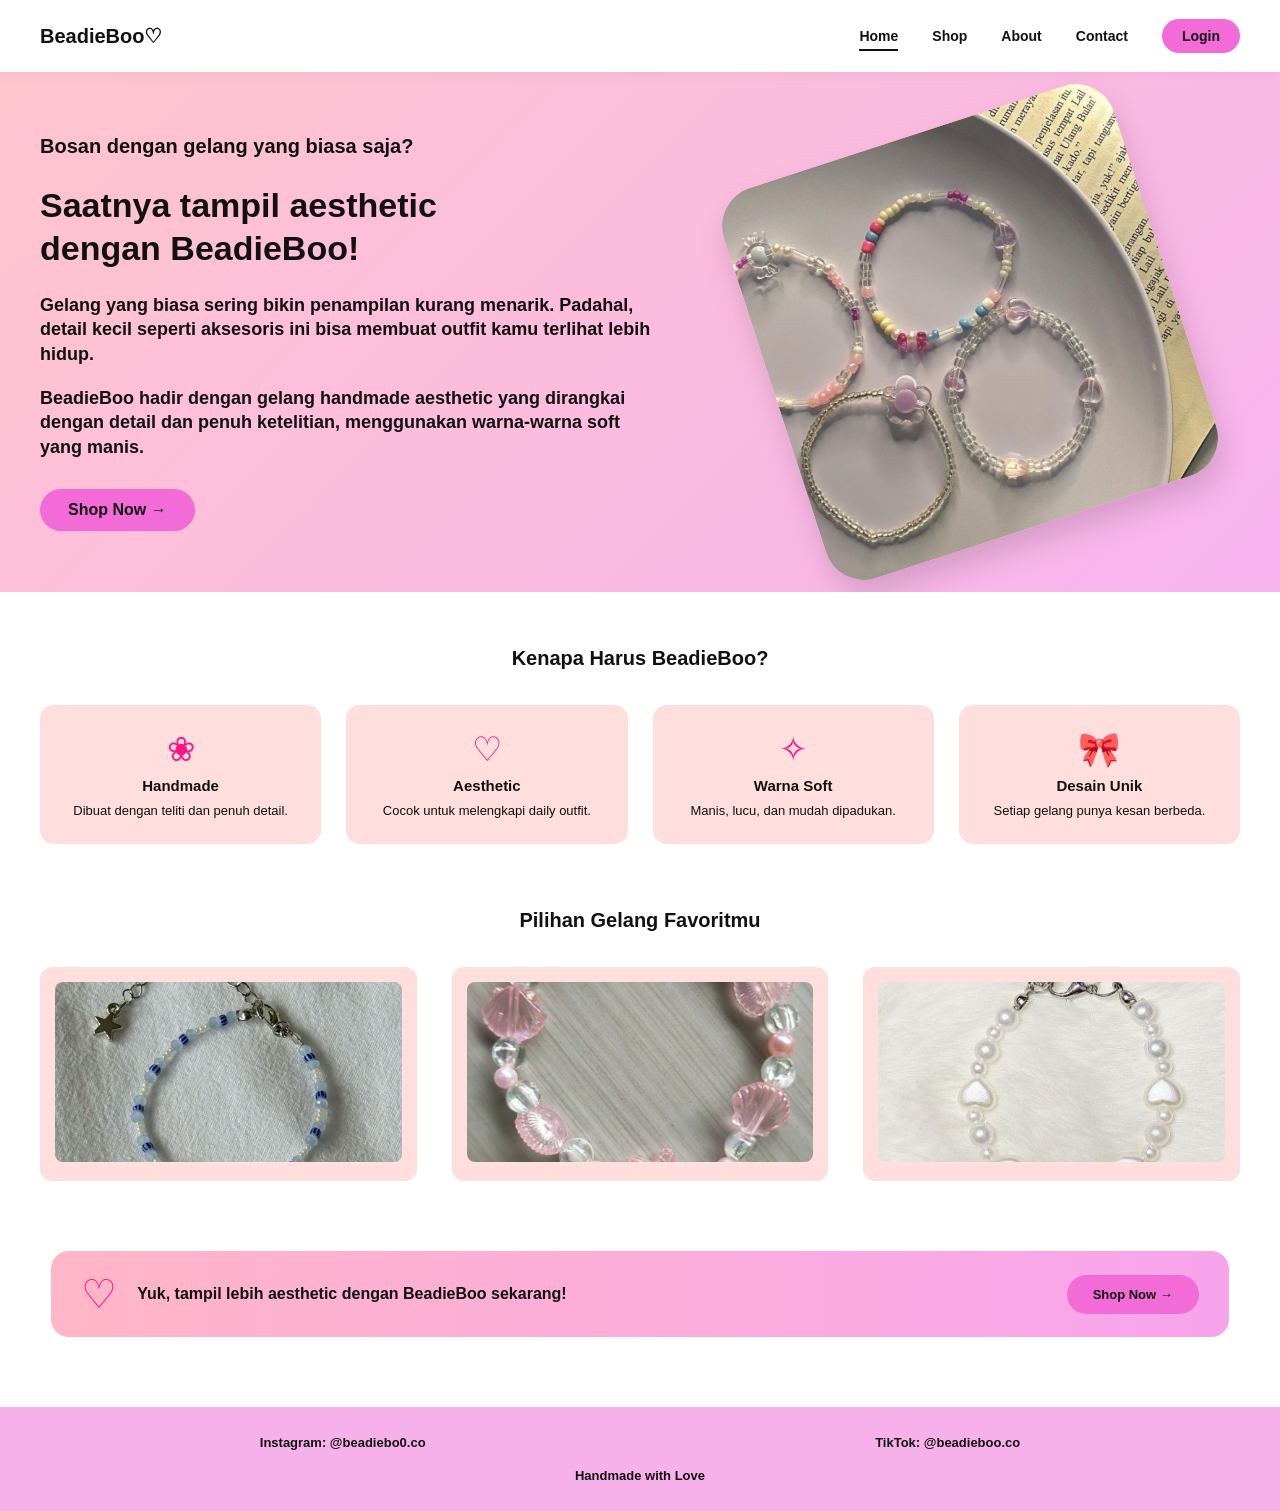
<file: index.html>
<!DOCTYPE html>
<html lang="id">
<head>
  <meta charset="UTF-8">
  <meta name="viewport" content="width=device-width, initial-scale=1.0">
  <title>BeadieBoo - Home</title>
  <link rel="stylesheet" href="style.css">
</head>

<!-- Google tag (gtag.js) -->
<script async src="https://www.googletagmanager.com/gtag/js?id=G-7RNHSLLKVV"></script>
<script>
  window.dataLayer = window.dataLayer || [];
  function gtag(){dataLayer.push(arguments);}
  gtag('js', new Date());

  gtag('config', 'G-7RNHSLLKVV');
</script>

<body>

<header>
  <nav class="navbar">
    <div class="logo">BeadieBoo♡</div>

    <input type="checkbox" id="menu-toggle">
    <label for="menu-toggle" class="hamburger">☰</label>

    <ul class="nav-menu">
      <li><a class="active" href="index.html">Home</a></li>
      <li><a href="shop.html">Shop</a></li>
      <li><a href="about.html">About</a></li>
      <li><a href="contact.html">Contact</a></li>
      <li><a class="login-btn" href="login.html">Login</a></li>
    </ul>
  </nav>
</header>

<section class="hero">
  <div class="hero-text">
    <p class="subtitle">Bosan dengan gelang yang biasa saja?</p>

    <h1>Saatnya tampil aesthetic<br>dengan BeadieBoo!</h1>

    <p>
      Gelang yang biasa sering bikin penampilan kurang menarik. Padahal, detail
      kecil seperti aksesoris ini bisa membuat outfit kamu terlihat lebih hidup.
    </p>

    <p>
      BeadieBoo hadir dengan gelang handmade aesthetic yang dirangkai dengan
      detail dan penuh ketelitian, menggunakan warna-warna soft yang manis.
    </p>

    <a href="shop.html" class="main-btn">Shop Now →</a>
  </div>

  <div class="hero-image">
    <img src="images/icon gelang.jpeg" alt="Gelang BeadieBoo">
  </div>
</section>

<section class="why">
  <h2>Kenapa Harus BeadieBoo?</h2>

  <div class="why-container">
    <div class="why-card">
      <div class="icon">❀</div>
      <h3>Handmade</h3>
      <p>Dibuat dengan teliti dan penuh detail.</p>
    </div>

    <div class="why-card">
      <div class="icon">♡</div>
      <h3>Aesthetic</h3>
      <p>Cocok untuk melengkapi daily outfit.</p>
    </div>

    <div class="why-card">
      <div class="icon">✧</div>
      <h3>Warna Soft</h3>
      <p>Manis, lucu, dan mudah dipadukan.</p>
    </div>

    <div class="why-card">
      <div class="icon">🎀</div>
      <h3>Desain Unik</h3>
      <p>Setiap gelang punya kesan berbeda.</p>
    </div>
  </div>
</section>

<section class="product">
  <h2>Pilihan Gelang Favoritmu</h2>

  <div class="product-container">
    <div class="product-card">
      <img src="images/gelang 1.jpeg" alt="Pink Bloom Bracelet">
    </div>

    <div class="product-card">
      <img src="images/gelang 2.jpeg" alt="Pearl White Bracelet">
    </div>

    <div class="product-card">
      <img src="images/gelang 3.jpeg" alt="Soft Pink Bracelet">
    </div>
  </div>
</section>

<section class="cta">
  <div class="cta-icon">♡</div>
  <p>Yuk, tampil lebih aesthetic dengan BeadieBoo sekarang!</p>
  <a href="shop.html">Shop Now →</a>
</section>

<footer>
  <div class="footer-content">
    <p>Instagram: @beadiebo0.co</p>
    <p>TikTok: @beadieboo.co</p>
  </div>
  <h4>Handmade with Love</h4>
</footer>

</body>
</html>
</file>
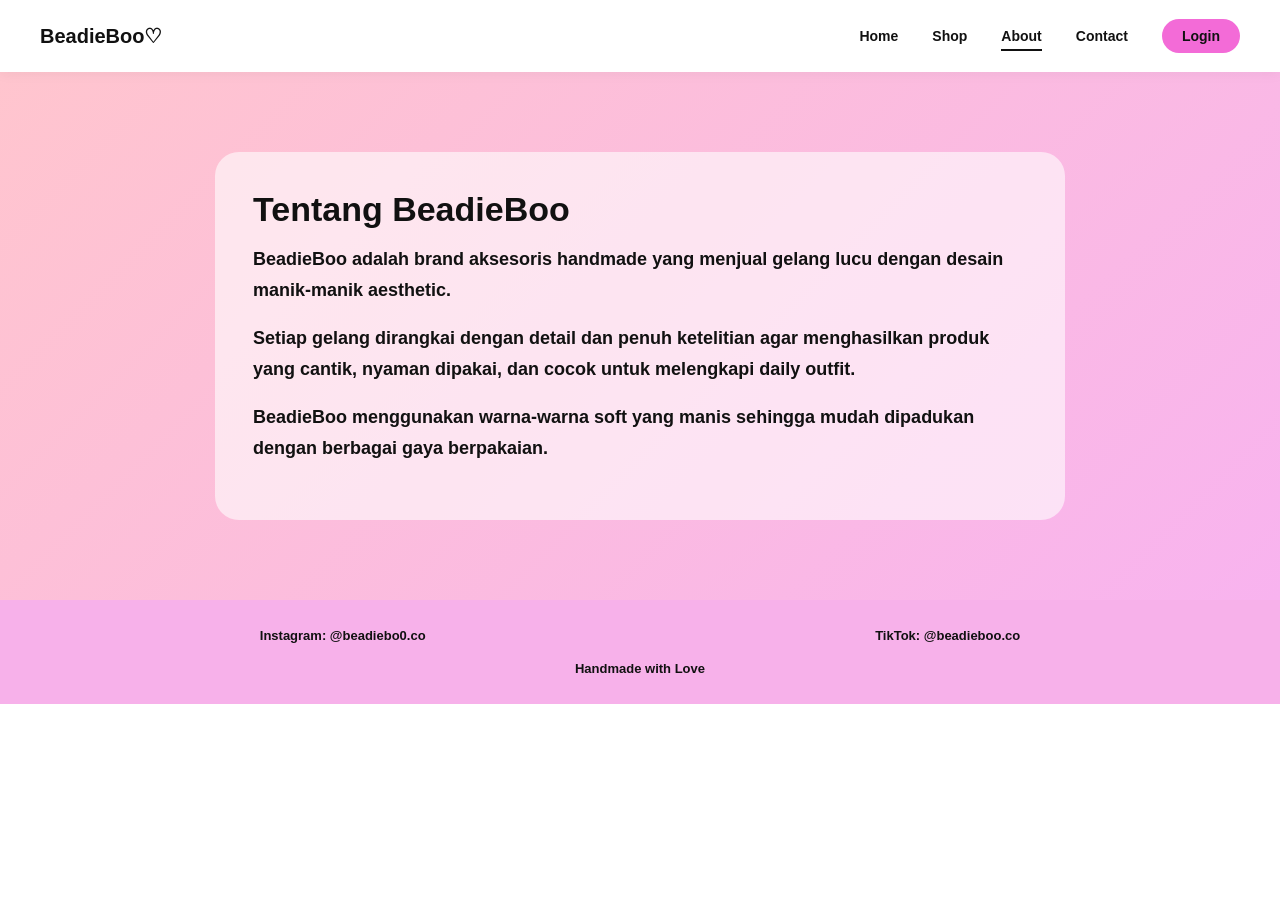
<file: about.html>
<!DOCTYPE html>
<html lang="id">
<head>
  <meta charset="UTF-8">
  <meta name="viewport" content="width=device-width, initial-scale=1.0">
  <title>BeadieBoo - About</title>
  <link rel="stylesheet" href="style.css">
</head>
<body>

<header>
  <nav class="navbar">
    <div class="logo">BeadieBoo♡</div>

    <input type="checkbox" id="menu-toggle">
    <label for="menu-toggle" class="hamburger">☰</label>

    <ul class="nav-menu">
      <li><a href="index.html">Home</a></li>
      <li><a href="shop.html">Shop</a></li>
      <li><a class="active" href="about.html">About</a></li>
      <li><a href="contact.html">Contact</a></li>
      <li><a class="login-btn" href="login.html">Login</a></li>
    </ul>
  </nav>
</header>

<section class="about-page">
  <div class="about-box">
    <h1>Tentang BeadieBoo</h1>

    <p>
      BeadieBoo adalah brand aksesoris handmade yang menjual gelang lucu dengan
      desain manik-manik aesthetic.
    </p>

    <p>
      Setiap gelang dirangkai dengan detail dan penuh ketelitian agar menghasilkan
      produk yang cantik, nyaman dipakai, dan cocok untuk melengkapi daily outfit.
    </p>

    <p>
      BeadieBoo menggunakan warna-warna soft yang manis sehingga mudah dipadukan
      dengan berbagai gaya berpakaian.
    </p>
  </div>
</section>

<footer>
  <div class="footer-content">
    <p>Instagram: @beadiebo0.co</p>
    <p>TikTok: @beadieboo.co</p>
  </div>
  <h4>Handmade with Love</h4>
</footer>

</body>
</html>
</file>
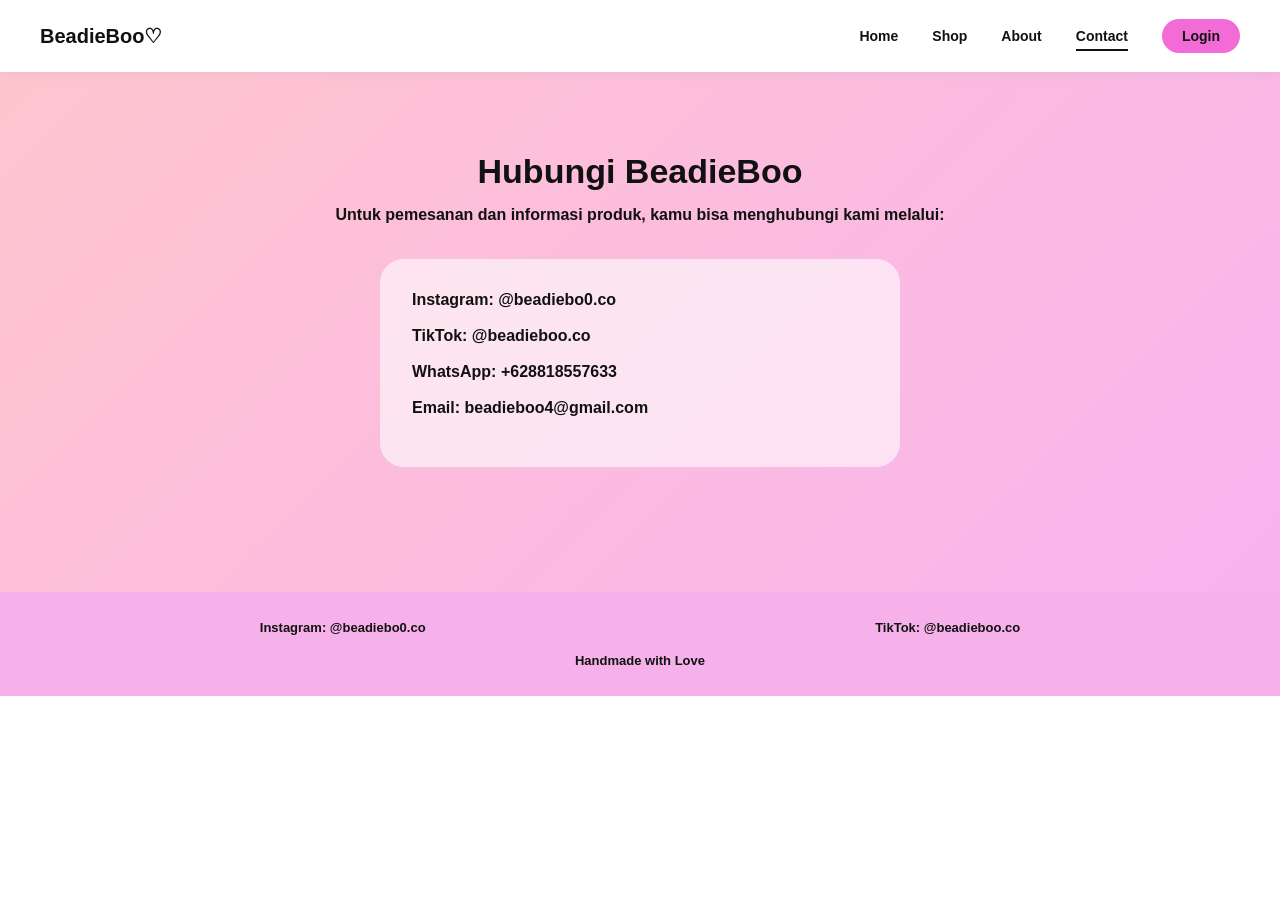
<file: contact.html>
<!DOCTYPE html>
<html lang="id">
<head>
  <meta charset="UTF-8">
  <meta name="viewport" content="width=device-width, initial-scale=1.0">
  <title>BeadieBoo - Contact</title>
  <link rel="stylesheet" href="style.css">
</head>
<body>

<header>
  <nav class="navbar">
    <div class="logo">BeadieBoo♡</div>

    <input type="checkbox" id="menu-toggle">
    <label for="menu-toggle" class="hamburger">☰</label>

    <ul class="nav-menu">
      <li><a href="index.html">Home</a></li>
      <li><a href="shop.html">Shop</a></li>
      <li><a href="about.html">About</a></li>
      <li><a class="active" href="contact.html">Contact</a></li>
      <li><a class="login-btn" href="login.html">Login</a></li>
    </ul>
  </nav>
</header>

<section class="contact-page">
  <h1>Hubungi BeadieBoo</h1>
  <p>Untuk pemesanan dan informasi produk, kamu bisa menghubungi kami melalui:</p>

  <div class="contact-box">
    <p><strong>Instagram:</strong> @beadiebo0.co</p>
    <p><strong>TikTok:</strong> @beadieboo.co</p>
    <p><strong>WhatsApp:</strong> +628818557633</p>
    <p><strong>Email:</strong> beadieboo4@gmail.com</p>
  </div>
</section>

<footer>
  <div class="footer-content">
    <p>Instagram: @beadiebo0.co</p>
    <p>TikTok: @beadieboo.co</p>
  </div>
  <h4>Handmade with Love</h4>
</footer>

</body>
</html>
</file>
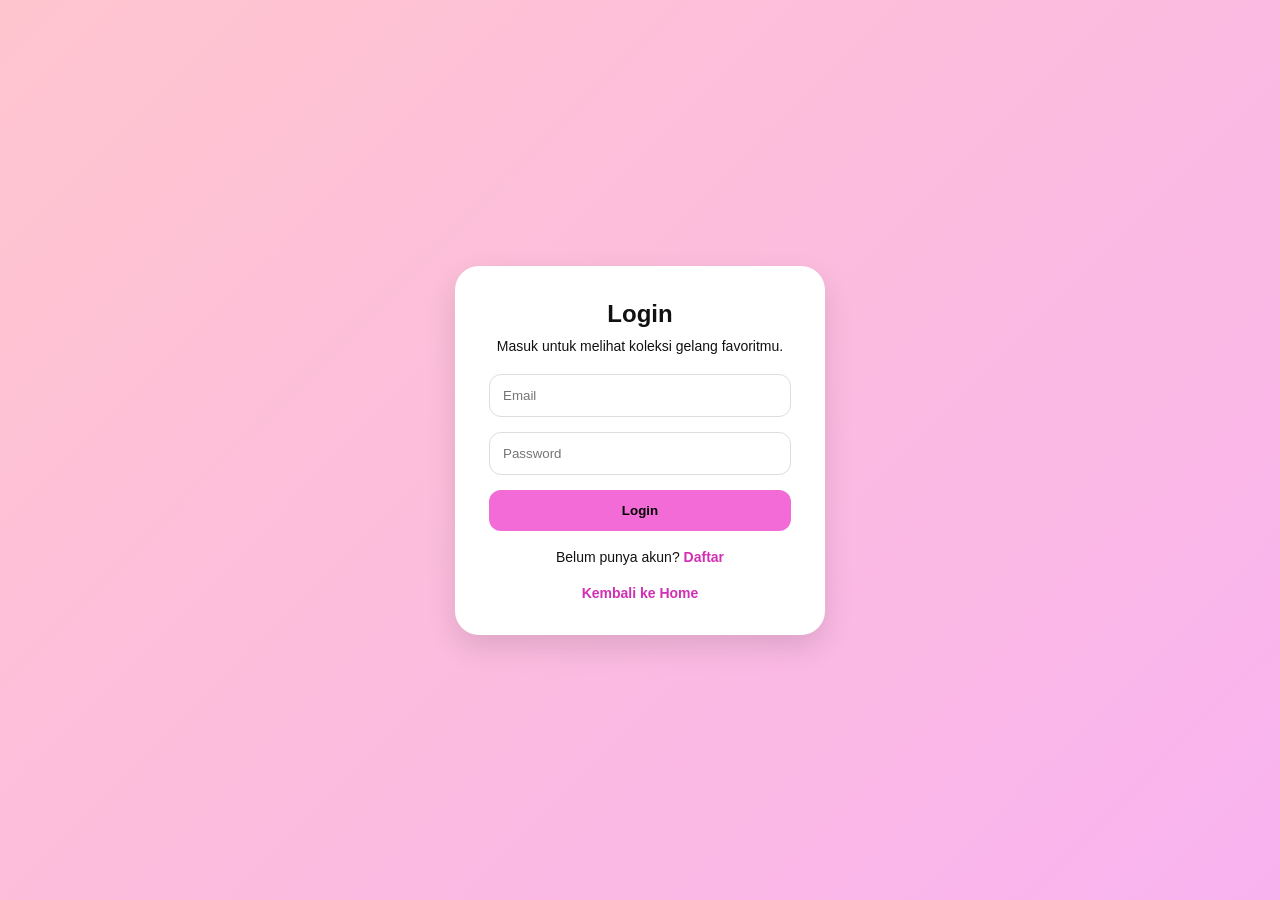
<file: login.html>
<!DOCTYPE html>
<html lang="id">
<head>
  <meta charset="UTF-8">
  <meta name="viewport" content="width=device-width, initial-scale=1.0">
  <title>Login - BeadieBoo</title>
  <link rel="stylesheet" href="style.css">
</head>
<body>

<section class="auth-page">
  <form class="auth-box">
    <h1>Login</h1>
    <p>Masuk untuk melihat koleksi gelang favoritmu.</p>

    <input type="email" placeholder="Email" required>
    <input type="password" placeholder="Password" required>

    <button type="submit">Login</button>

    <p class="auth-link">
      Belum punya akun?
      <a href="register.html">Daftar</a>
    </p>

    <a class="back-home" href="index.html">Kembali ke Home</a>
  </form>
</section>

</body>
</html>
</file>
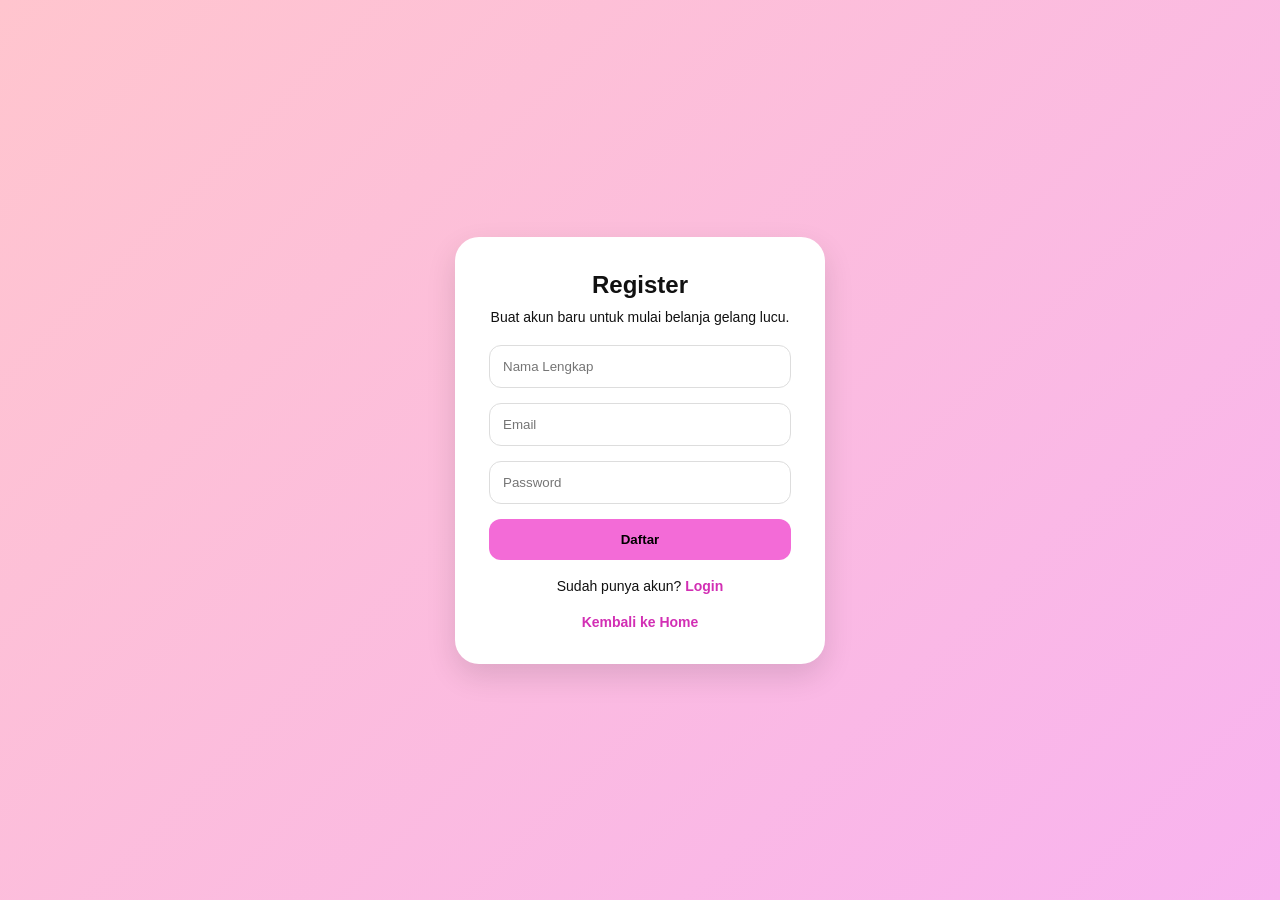
<file: register.html>
<!DOCTYPE html>
<html lang="id">
<head>
  <meta charset="UTF-8">
  <meta name="viewport" content="width=device-width, initial-scale=1.0">
  <title>Register - BeadieBoo</title>
  <link rel="stylesheet" href="style.css">
</head>
<body>

<section class="auth-page">
  <form class="auth-box">
    <h1>Register</h1>
    <p>Buat akun baru untuk mulai belanja gelang lucu.</p>

    <input type="text" placeholder="Nama Lengkap" required>
    <input type="email" placeholder="Email" required>
    <input type="password" placeholder="Password" required>

    <button type="submit">Daftar</button>

    <p class="auth-link">
      Sudah punya akun?
      <a href="login.html">Login</a>
    </p>

    <a class="back-home" href="index.html">Kembali ke Home</a>
  </form>
</section>

</body>
</html>
</file>
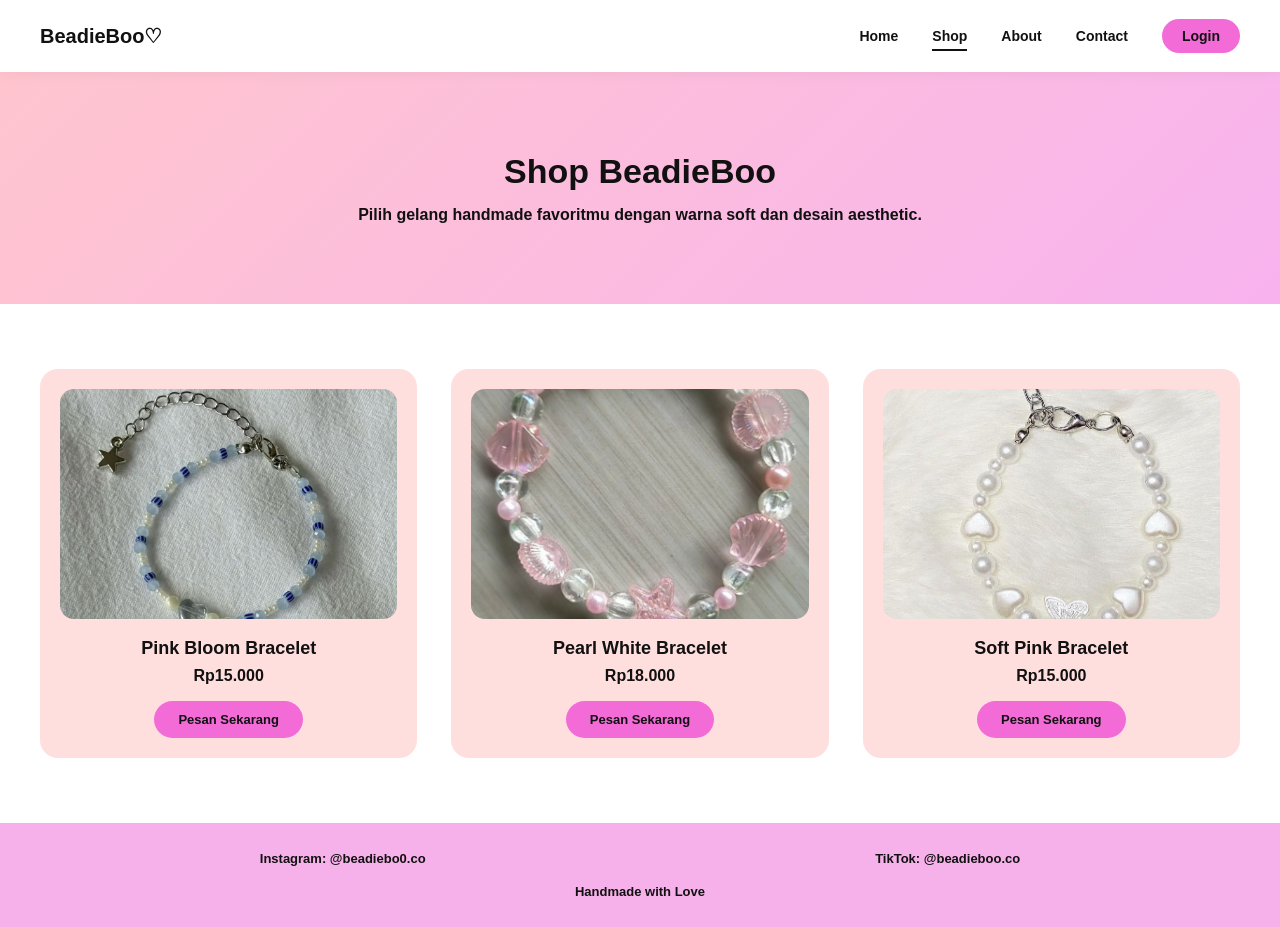
<file: shop.html>
<!DOCTYPE html>
<html lang="id">
<head>
  <meta charset="UTF-8">
  <meta name="viewport" content="width=device-width, initial-scale=1.0">
  <title>BeadieBoo - Shop</title>
  <link rel="stylesheet" href="style.css">
</head>
<body>

<header>
  <nav class="navbar">
    <div class="logo">BeadieBoo♡</div>

    <input type="checkbox" id="menu-toggle">
    <label for="menu-toggle" class="hamburger">☰</label>

    <ul class="nav-menu">
      <li><a href="index.html">Home</a></li>
      <li><a class="active" href="shop.html">Shop</a></li>
      <li><a href="about.html">About</a></li>
      <li><a href="contact.html">Contact</a></li>
      <li><a class="login-btn" href="login.html">Login</a></li>
    </ul>
  </nav>
</header>

<section class="page-title">
  <h1>Shop BeadieBoo</h1>
  <p>Pilih gelang handmade favoritmu dengan warna soft dan desain aesthetic.</p>
</section>

<section class="shop-list">
  <div class="shop-card">
    <img src="images/gelang 1.jpeg" alt="Pink Bloom Bracelet">
    <h3>Pink Bloom Bracelet</h3>
    <p>Rp15.000</p>
    <a href="contact.html">Pesan Sekarang</a>
  </div>

  <div class="shop-card">
    <img src="images/gelang 2.jpeg" alt="Pearl White Bracelet">
    <h3>Pearl White Bracelet</h3>
    <p>Rp18.000</p>
    <a href="contact.html">Pesan Sekarang</a>
  </div>

  <div class="shop-card">
    <img src="images/gelang 3.jpeg" alt="Soft Pink Bracelet">
    <h3>Soft Pink Bracelet</h3>
    <p>Rp15.000</p>
    <a href="contact.html">Pesan Sekarang</a>
  </div>
</section>

<footer>
  <div class="footer-content">
    <p>Instagram: @beadiebo0.co</p>
    <p>TikTok: @beadieboo.co</p>
  </div>
  <h4>Handmade with Love</h4>
</footer>

</body>
</html>
</file>
<file: style.css>
* {
  margin: 0;
  padding: 0;
  box-sizing: border-box;
  font-family: Arial, Helvetica, sans-serif;
}

body {
  background: #fff;
  color: #111;
}

.navbar {
  height: 72px;
  padding: 0 40px;
  background: white;
  display: flex;
  justify-content: space-between;
  align-items: center;
  position: sticky;
  top: 0;
  z-index: 999;
  box-shadow: 0 2px 12px rgba(0, 0, 0, 0.05);
}

.logo {
  font-size: 20px;
  font-weight: 700;
}

.nav-menu {
  list-style: none;
  display: flex;
  align-items: center;
  gap: 34px;
}

.nav-menu a {
  text-decoration: none;
  color: #111;
  font-size: 14px;
  font-weight: 700;
}

.nav-menu a:hover,
.nav-menu a.active {
  border-bottom: 2px solid #111;
  padding-bottom: 5px;
}

.login-btn {
  background: #f36bd7;
  padding: 9px 20px;
  border-radius: 25px;
  border-bottom: none !important;
}

#menu-toggle {
  display: none;
}

.hamburger {
  display: none;
  font-size: 28px;
  cursor: pointer;
}

.hero {
  min-height: 520px;
  padding: 50px 40px;
  background: linear-gradient(135deg, #ffc5ce, #f8b3ef);
  display: flex;
  align-items: center;
  justify-content: space-between;
  overflow: hidden;
}

.hero-text {
  width: 52%;
}

.hero-text .subtitle {
  font-size: 20px;
  font-weight: 700;
}

.hero-text h1 {
  font-size: 34px;
  line-height: 1.25;
  margin: 24px 0;
}

.hero-text p {
  font-size: 18px;
  font-weight: 600;
  line-height: 1.35;
  margin-bottom: 20px;
}

.main-btn {
  display: inline-block;
  margin-top: 10px;
  background: #f36bd7;
  color: #111;
  text-decoration: none;
  padding: 12px 28px;
  border-radius: 30px;
  font-weight: 700;
}

.hero-image {
  width: 45%;
  display: flex;
  justify-content: center;
}

.hero-image img {
  width: 410px;
  height: 410px;
  object-fit: cover;
  border-radius: 40px;
  transform: rotate(-18deg);
  box-shadow: 0 15px 30px rgba(0,0,0,0.15);
}

.why {
  padding: 55px 40px 30px;
  text-align: center;
}

.why h2,
.product h2 {
  font-size: 20px;
  margin-bottom: 35px;
}

.why-container {
  display: grid;
  grid-template-columns: repeat(4, 1fr);
  gap: 25px;
}

.why-card {
  background: #ffdede;
  border-radius: 14px;
  padding: 24px 15px;
  transition: 0.3s;
}

.why-card:hover,
.product-card:hover,
.shop-card:hover {
  transform: translateY(-6px);
}

.icon {
  color: #ff1684;
  font-size: 34px;
  margin-bottom: 8px;
}

.why-card h3 {
  font-size: 15px;
  margin-bottom: 8px;
}

.why-card p {
  font-size: 13px;
  line-height: 1.4;
}

.product {
  padding: 35px 40px 70px;
  text-align: center;
}

.product-container {
  display: grid;
  grid-template-columns: repeat(3, 1fr);
  gap: 35px;
}

.product-card {
  background: #ffdede;
  padding: 15px;
  border-radius: 12px;
  transition: 0.3s;
}

.product-card img {
  width: 100%;
  height: 180px;
  object-fit: cover;
  border-radius: 8px;
}

.cta {
  width: 92%;
  margin: 0 auto 70px;
  background: linear-gradient(90deg, #ffb6c7, #f8a4ed);
  min-height: 85px;
  border-radius: 18px;
  padding: 20px 30px;
  display: flex;
  align-items: center;
  gap: 20px;
}

.cta-icon {
  font-size: 40px;
  color: #ff1684;
}

.cta p {
  flex: 1;
  font-size: 16px;
  font-weight: 700;
}

.cta a {
  background: #f36bd7;
  color: #111;
  text-decoration: none;
  padding: 12px 26px;
  border-radius: 25px;
  font-size: 13px;
  font-weight: 700;
}

.page-title {
  background: linear-gradient(135deg, #ffc5ce, #f8b3ef);
  text-align: center;
  padding: 80px 25px;
}

.page-title h1,
.about-page h1,
.contact-page h1 {
  font-size: 34px;
  margin-bottom: 15px;
}

.page-title p,
.contact-page p {
  font-size: 16px;
  font-weight: 600;
}

.shop-list {
  padding: 65px 40px;
  display: grid;
  grid-template-columns: repeat(3, 1fr);
  gap: 34px;
}

.shop-card {
  background: #ffdede;
  border-radius: 18px;
  padding: 20px;
  text-align: center;
  transition: 0.3s;
}

.shop-card img {
  width: 100%;
  height: 230px;
  object-fit: cover;
  border-radius: 14px;
  margin-bottom: 15px;
}

.shop-card h3 {
  font-size: 18px;
  margin-bottom: 8px;
}

.shop-card p {
  font-weight: 700;
  margin-bottom: 16px;
}

.shop-card a {
  display: inline-block;
  background: #f36bd7;
  color: #111;
  text-decoration: none;
  padding: 11px 24px;
  border-radius: 24px;
  font-weight: 700;
  font-size: 13px;
}

.about-page {
  min-height: 520px;
  background: linear-gradient(135deg, #ffc5ce, #f8b3ef);
  padding: 80px 35px;
  display: flex;
  justify-content: center;
  align-items: center;
}

.about-box {
  background: rgba(255,255,255,0.6);
  padding: 38px;
  border-radius: 24px;
  max-width: 850px;
}

.about-box p {
  font-size: 18px;
  line-height: 1.7;
  margin-bottom: 18px;
  font-weight: 600;
}

.contact-page {
  min-height: 520px;
  padding: 80px 35px;
  text-align: center;
  background: linear-gradient(135deg, #ffc5ce, #f8b3ef);
}

.contact-box {
  max-width: 520px;
  margin: 35px auto 0;
  background: rgba(255,255,255,0.6);
  padding: 32px;
  border-radius: 24px;
  text-align: left;
}

.contact-box p {
  margin-bottom: 18px;
  font-weight: 700;
}

.auth-page {
  min-height: 100vh;
  background: linear-gradient(135deg, #ffc5ce, #f8b3ef);
  display: flex;
  justify-content: center;
  align-items: center;
  padding: 30px;
}

.auth-box {
  width: 370px;
  background: white;
  padding: 34px;
  border-radius: 24px;
  box-shadow: 0 12px 30px rgba(0,0,0,0.12);
}

.auth-box h1 {
  text-align: center;
  margin-bottom: 10px;
}

.auth-box p {
  text-align: center;
  font-size: 14px;
  margin-bottom: 20px;
}

.auth-box input {
  width: 100%;
  padding: 13px;
  margin-bottom: 15px;
  border: 1px solid #ddd;
  border-radius: 12px;
  outline: none;
}

.auth-box button {
  width: 100%;
  padding: 13px;
  border: none;
  border-radius: 12px;
  background: #f36bd7;
  font-weight: 700;
  cursor: pointer;
}

.auth-link {
  margin-top: 18px;
}

.auth-link a,
.back-home {
  color: #d22fb4;
  font-weight: 700;
  text-decoration: none;
}

.back-home {
  display: block;
  text-align: center;
  margin-top: 16px;
  font-size: 14px;
}

footer {
  background: #f7b1ea;
  padding: 28px 35px;
  text-align: center;
}

.footer-content {
  display: flex;
  justify-content: space-around;
  margin-bottom: 18px;
}

.footer-content p,
footer h4 {
  font-size: 13px;
  font-weight: 700;
}

/* Responsive HP */
@media (max-width: 768px) {
  .navbar {
    padding: 0 22px;
  }

  .hamburger {
    display: block;
  }

  .nav-menu {
    display: none;
    position: absolute;
    top: 72px;
    right: 0;
    width: 100%;
    background: white;
    flex-direction: column;
    text-align: center;
    gap: 0;
    padding: 20px 0;
    box-shadow: 0 8px 20px rgba(0,0,0,0.12);
  }

  .nav-menu li {
    padding: 12px 0;
  }

  #menu-toggle:checked ~ .nav-menu {
    display: flex;
  }

  .hero {
    flex-direction: column;
    padding: 38px 25px;
    text-align: center;
  }

  .hero-text {
    width: 100%;
  }

  .hero-text h1 {
    font-size: 27px;
  }

  .hero-text p {
    font-size: 16px;
  }

  .hero-image {
    width: 100%;
    margin-top: 25px;
  }

  .hero-image img {
    width: 270px;
    height: 270px;
    transform: rotate(-10deg);
  }

  .why-container {
    grid-template-columns: repeat(2, 1fr);
  }

  .product-container,
  .shop-list {
    grid-template-columns: 1fr;
  }

  .product,
  .shop-list {
    padding-left: 25px;
    padding-right: 25px;
  }

  .product-card img,
  .shop-card img {
    height: 240px;
  }

  .cta {
    flex-direction: column;
    text-align: center;
  }

  .footer-content {
    flex-direction: column;
    gap: 10px;
  }

  .about-box,
  .contact-box {
    padding: 25px;
  }

  .about-box p {
    font-size: 16px;
  }

  .auth-box {
    width: 100%;
  }
}
</file>
